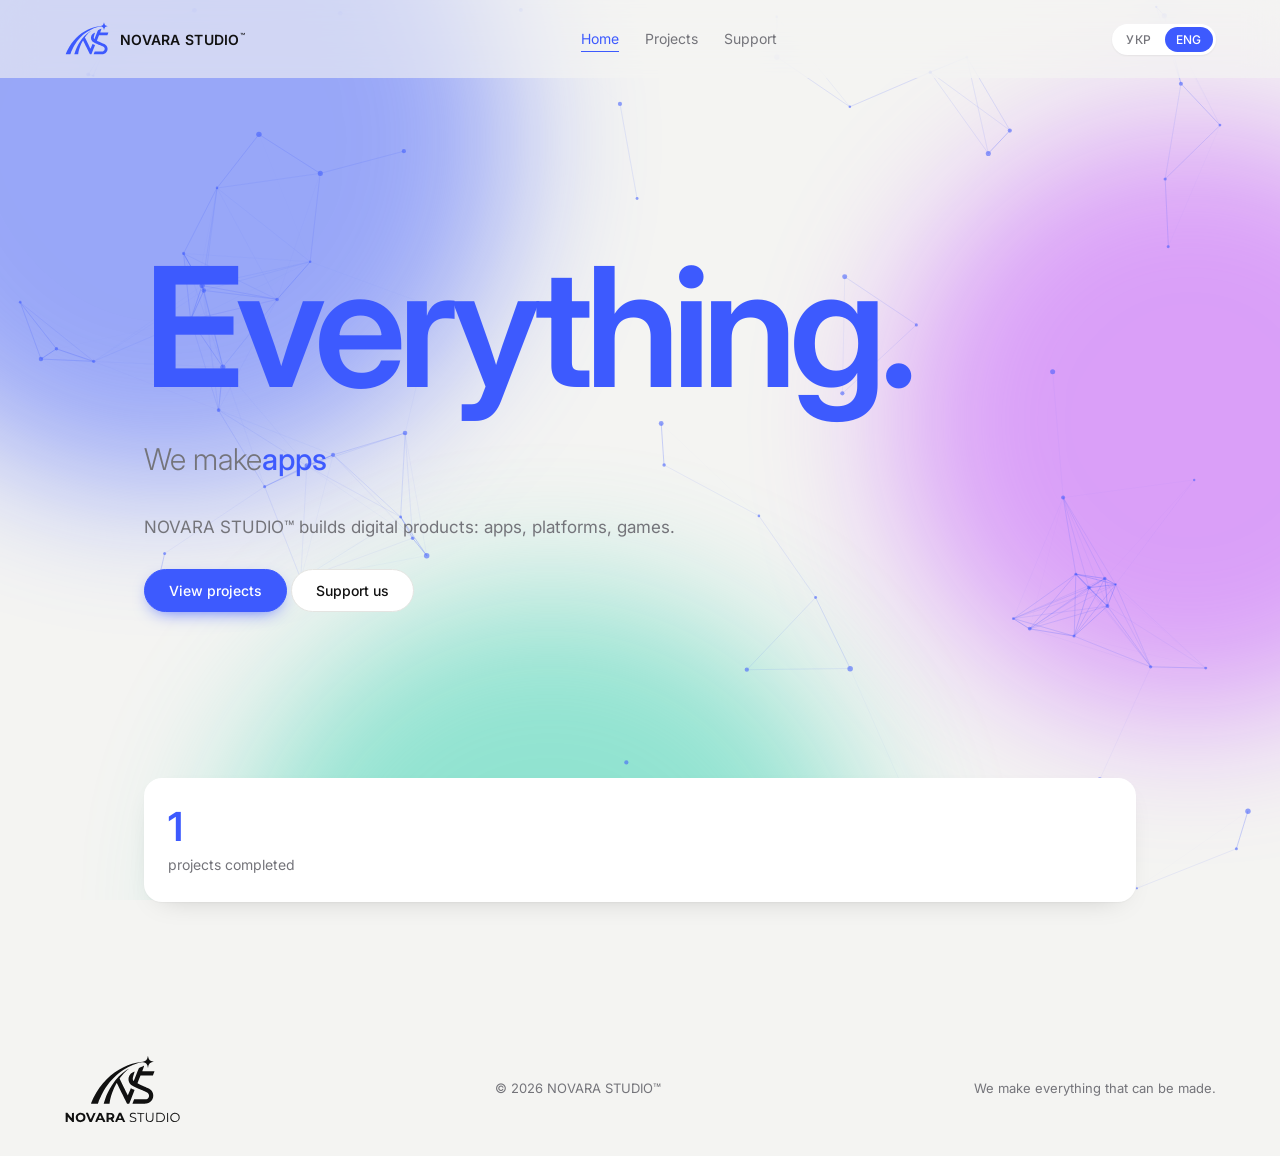
<file: index.html>
<!DOCTYPE html>
<html lang="uk">
<head>
<meta charset="utf-8">
<meta name="viewport" content="width=device-width, initial-scale=1, viewport-fit=cover">
<title>NOVARA STUDIO™</title>
<link rel="icon" href="assets/favicon.svg" type="image/svg+xml">
<link href="https://fonts.googleapis.com/css2?family=Inter:wght@300;400;500;600&display=swap" rel="stylesheet">
<link rel="stylesheet" href="css/base.css">
<link rel="stylesheet" href="css/background.css">
<link rel="stylesheet" href="css/pages/home.css">
<link rel="stylesheet" href="css/pages/projects.css">
<link rel="stylesheet" href="css/pages/support.css">
</head>
<body>
<div id="sprite" aria-hidden="true"></div>
<div class="bg" aria-hidden="true"><i></i><i></i><i></i></div>
<canvas id="bgc" class="bgc" aria-hidden="true"></canvas>
<header id="site-header"></header>
<main id="page"></main>
<footer id="site-footer"></footer>
<div class="toast" id="toast" role="status"></div>

<script src="data/config.js"></script>
<script src="js/core/i18n.js"></script>
<script src="js/core/ui.js"></script>
<script src="js/core/logo.js"></script>

<script src="i18n/uk/common.js"></script>
<script src="i18n/uk/home.js"></script>
<script src="i18n/uk/projects.js"></script>
<script src="i18n/uk/support.js"></script>
<script src="i18n/en/common.js"></script>
<script src="i18n/en/home.js"></script>
<script src="i18n/en/projects.js"></script>
<script src="i18n/en/support.js"></script>

<script src="data/projects.js"></script>
<script src="data/support.js"></script>

<script src="js/core/layout.js"></script>
<script src="js/core/router.js"></script>
<script src="js/core/background.js"></script>
<script src="js/pages/home.js"></script>
<script src="js/pages/projects.js"></script>
<script src="js/pages/support.js"></script>
<script src="js/main.js"></script>
</body>
</html>
</file>
<file: css/base.css>
:root{--bg:#fff;--surface:#fff;--soft:#F4F4F2;--ink:#111;--muted:#74747A;--line:#E4E4E1;--on:#fff;color-scheme:light;
box-sizing:border-box;padding-top:env(safe-area-inset-top,0px);padding-bottom:env(safe-area-inset-bottom,0px)}
@media (prefers-color-scheme:dark){
  :root:not([data-theme="light"]){--bg:#0C0C0D;--surface:#0C0C0D;--soft:#17171A;--ink:#F2F2F0;--muted:#8E8E95;--line:#26262A;--on:#0C0C0D;color-scheme:dark}
}
:root[data-theme="dark"]{--bg:#0C0C0D;--surface:#0C0C0D;--soft:#17171A;--ink:#F2F2F0;--muted:#8E8E95;--line:#26262A;--on:#0C0C0D;color-scheme:dark}
*{box-sizing:border-box}
html{scroll-padding-top:env(safe-area-inset-top,0px)}
body{margin:0;background:var(--bg);color:var(--ink);font:400 16px/1.65 Inter,system-ui,sans-serif}
body::before{content:"";position:fixed;inset:0 0 auto;height:env(safe-area-inset-top,0px);background:var(--bg);z-index:30}
h1{font-family:Inter,system-ui,sans-serif;font-weight:500;margin:0;line-height:1.1;letter-spacing:-.03em}
h2{font-family:Inter,system-ui,sans-serif;font-weight:500;margin:0;line-height:1.1;letter-spacing:-.03em}
h3{font-family:Inter,system-ui,sans-serif;font-weight:500;margin:0;line-height:1.1;letter-spacing:-.03em}
h4{font-family:Inter,system-ui,sans-serif;font-weight:500;margin:0;line-height:1.1;letter-spacing:-.03em}
:focus-visible{outline:2px solid var(--ink);outline-offset:3px}
header{position:sticky;top:env(safe-area-inset-top,0px);z-index:5;background:var(--bg);display:flex;align-items:center;justify-content:space-between;gap:14px;padding:22px clamp(20px,5vw,64px)}
.logo{font:600 14px Inter,sans-serif;letter-spacing:.02em;white-space:nowrap}
.logo sup{font-size:.6em;font-weight:400}
nav{display:flex;gap:26px}
nav a{font:400 14px Inter,sans-serif;background:none;color:var(--muted);border:0;padding:4px 0;cursor:pointer;border-bottom:1px solid transparent}
nav a[aria-current="page"]{color:var(--ink);border-bottom-color:var(--ink)}
main{max-width:1120px;margin:0 auto;padding:0 clamp(20px,5vw,64px) 120px}
.btn{display:inline-flex;align-items:center;gap:8px;margin:0;background:var(--ink);color:var(--on);font:500 14px Inter,sans-serif;border:1px solid var(--ink);border-radius:99px;padding:12px 24px;cursor:pointer;text-decoration:none;transition:opacity .15s}
.btn:hover{opacity:.8}
.btn.alt{background:none;color:var(--ink);border-color:var(--line)}
.btn.dl{background:var(--ink)}
h2{font-size:clamp(28px,4vw,44px);padding:90px 0 28px}
.toast{position:fixed;left:50%;bottom:calc(24px + env(safe-area-inset-bottom,0px));transform:translateX(-50%);background:var(--ink);color:var(--on);padding:10px 20px;border-radius:99px;font-size:14px;display:none;z-index:40}
.toast.on{display:block}

footer{padding:32px clamp(20px,5vw,64px);color:var(--muted);font-size:13px;display:flex;justify-content:space-between;flex-wrap:wrap;gap:10px}
:root{--acc:#3D5AFE;--acc-soft:#E8ECFF}
@media (prefers-color-scheme:dark){
  :root:not([data-theme="light"]){--acc:#8FA2FF;--acc-soft:#1B2142}
}
:root[data-theme="dark"]{--acc:#8FA2FF;--acc-soft:#1B2142}
body{background:var(--soft)}
body::before{background:var(--soft)}
header{background:var(--soft)}
.btn{background:var(--acc);border-color:var(--acc);color:#fff;box-shadow:0 6px 18px -8px var(--acc)}
.btn.dl{background:var(--acc);border-color:var(--acc);color:#fff;box-shadow:0 6px 18px -8px var(--acc)}
.btn.alt{background:var(--bg);color:var(--ink);border-color:var(--line);box-shadow:none}
nav a[aria-current="page"]{color:var(--acc);border-bottom-color:var(--acc)}
.logo{display:flex;align-items:center;gap:10px}
.mk{height:34px;width:46px;color:var(--acc)}
.ft{height:70px;width:117px;color:var(--ink)}
footer{align-items:center}
header{background:color-mix(in srgb,var(--soft) 62%,transparent);-webkit-backdrop-filter:blur(16px);backdrop-filter:blur(16px)}
body::before{background:color-mix(in srgb,var(--soft) 62%,transparent);-webkit-backdrop-filter:blur(16px);backdrop-filter:blur(16px)}

.logo{text-decoration:none;color:inherit}
nav a{text-decoration:none}
.lang{display:inline-flex;gap:2px;padding:3px;background:var(--bg);border-radius:99px;box-shadow:0 1px 2px rgba(0,0,0,.06)}
.lang button{font:500 12px Inter,sans-serif;letter-spacing:.04em;border:0;background:none;color:var(--muted);padding:5px 11px;border-radius:99px;cursor:pointer}
.lang button[aria-pressed="true"]{background:var(--acc);color:#fff}
@media (max-width:640px){header{flex-wrap:wrap;row-gap:10px}nav{order:3;width:100%;justify-content:space-between}}
</file>
<file: css/background.css>
.bg{position:fixed;inset:0;z-index:-1;overflow:hidden;pointer-events:none}
.bg i{position:absolute;display:block;border-radius:50%;filter:blur(70px);opacity:.5;will-change:transform}
.bg i:nth-child(1){width:54vmax;height:54vmax;left:-14vmax;top:-16vmax;background:var(--acc);animation:drift1 26s ease-in-out infinite alternate}
.bg i:nth-child(2){width:46vmax;height:46vmax;right:-16vmax;top:14vh;background:#C04BFF;animation:drift2 32s ease-in-out infinite alternate}
.bg i:nth-child(3){width:50vmax;height:50vmax;left:18vw;bottom:-26vmax;background:#2FD3B0;animation:drift3 38s ease-in-out infinite alternate}
@keyframes drift1{to{transform:translate(32vw,24vh) scale(1.25)}}
@keyframes drift2{to{transform:translate(-30vw,22vh) scale(.8)}}
@keyframes drift3{to{transform:translate(-26vw,-30vh) scale(1.2)}}
@media (prefers-color-scheme:dark){
  :root:not([data-theme="light"]) .bg i{opacity:.4}
}
:root[data-theme="dark"] .bg i{opacity:.4}
@media (prefers-reduced-motion:reduce){
  .bg i{animation:none}
}
.bgc{position:fixed;inset:0;width:100%;height:100%;z-index:-1;pointer-events:none}
</file>
<file: css/pages/home.css>
.hero{padding:clamp(60px,14vw,170px) 0 60px}
.hero h1{font-size:clamp(56px,13vw,170px);font-weight:300;letter-spacing:-.06em;line-height:.95}
.make{margin-top:34px;font:300 clamp(20px,3vw,30px)/1.3 Inter,sans-serif;color:var(--muted)}
.make .w{color:var(--ink)}
.lead{max-width:52ch;color:var(--muted);font-size:17px;margin:34px 0 0}
.stats{display:grid;grid-template-columns:repeat(auto-fit,minmax(200px,1fr));gap:0;margin-top:90px;border-top:1px solid var(--line)}
.stats div{padding:26px 0}
.stats b{display:block;font:300 40px Inter,sans-serif;letter-spacing:-.04em}
.stats small{color:var(--muted);font-size:14px}
.hero h1{font-weight:600;color:var(--acc);letter-spacing:-.05em}
.make .w{color:var(--acc);font-weight:500}
.stats{border:0;gap:14px}
.stats div{background:var(--bg);border-radius:18px;box-shadow:0 1px 2px rgba(0,0,0,.04),0 10px 30px -18px rgba(0,0,0,.25)}
.stats div{padding:24px}
.stats b{color:var(--acc);font-weight:600}
.hero h1{text-shadow:none}
</file>
<file: css/pages/projects.css>
.filters{display:flex;flex-wrap:wrap;gap:22px;margin-bottom:34px}
.filters button{font:400 14px Inter,sans-serif;background:none;border:0;border-bottom:1px solid transparent;color:var(--muted);padding:3px 0;cursor:pointer}
.filters button[aria-pressed="true"]{color:var(--ink);border-bottom-color:var(--ink)}
.grid{display:grid;grid-template-columns:repeat(auto-fill,minmax(300px,1fr));gap:44px 28px}
.card{cursor:pointer;background:none;border:0;padding:0;text-align:left;color:inherit;font:inherit}
.card .t{padding:14px 0 0}
.card h3{font-size:18px;margin-bottom:2px}
.card p{margin:0;color:var(--muted);font-size:14px}
.thumb{aspect-ratio:4/3;position:relative;overflow:hidden;background:var(--soft);border-radius:4px;transition:opacity .2s}
.card:hover .thumb{opacity:.7}
.thumb i{position:absolute;display:block;background:var(--ink)}
.s1 i{width:40%;aspect-ratio:1;border-radius:50%;right:14%;bottom:14%}
.s2 i{inset:22% 56% 22% 18%}
.s3 i{inset:0;background:repeating-linear-gradient(115deg,var(--ink) 0 1px,transparent 1px 16px);opacity:.5}
.s4 i{width:34%;height:34%;left:18%;top:20%;border-radius:0 100% 0 100%}
.s5 i{left:18%;right:18%;bottom:22%;height:1px}
.modal{position:fixed;inset:0;background:rgba(0,0,0,.35);display:none;align-items:flex-end;justify-content:center;z-index:20}
.modal.on{display:flex}
.sheet{background:var(--bg);width:100%;max-width:800px;border-radius:14px 14px 0 0;max-height:94%;overflow:auto;padding:0 clamp(20px,4vw,44px) calc(40px + env(safe-area-inset-bottom,0px))}
@media (min-width:900px){
  .modal{align-items:center}
  .sheet{border-radius:14px;max-height:90%}
}
.sheet .bar{position:sticky;top:0;background:var(--bg);display:flex;justify-content:space-between;align-items:center;padding:20px 0;z-index:2}
.tag{color:var(--muted);font-size:14px}
.x{font:400 14px Inter,sans-serif;background:none;color:var(--ink);border:0;cursor:pointer;padding:4px 0;text-decoration:underline;text-underline-offset:4px}
.sheet .thumb{aspect-ratio:16/7}
.sheet h3{font-size:clamp(32px,5vw,48px);margin:30px 0 12px}
.sheet p{color:var(--muted);max-width:56ch;margin:0}
.actions{display:flex;flex-wrap:wrap;gap:10px;margin:28px 0}
.facts{display:grid;grid-template-columns:repeat(auto-fit,minmax(120px,1fr));gap:0;margin:14px 0 10px;border-top:1px solid var(--line)}
.facts div{padding:16px 0}
.facts small{display:block;color:var(--muted);font-size:13px}
.facts b{font:500 16px Inter,sans-serif}
.sheet h4{font:500 14px Inter,sans-serif;color:var(--muted);margin:34px 0 10px;letter-spacing:0}
.sheet ul{margin:0;padding-left:18px}
.sheet li{margin:4px 0}
.res{border-top:1px solid var(--ink);border-bottom:1px solid var(--line);padding:22px 0;font:300 clamp(22px,3vw,30px)/1.25 Inter,sans-serif;letter-spacing:-.03em;margin-top:36px}
.chips{display:flex;flex-wrap:wrap;gap:8px}
.chips span{background:var(--soft);border-radius:99px;padding:3px 14px;font-size:13px}
.more{display:flex;gap:18px;flex-wrap:wrap}
.more button{font:400 15px Inter,sans-serif;background:none;color:var(--ink);border:0;border-bottom:1px solid var(--line);padding:2px 0;cursor:pointer}
.sheet{background:var(--soft)}
.sheet .bar{background:var(--soft)}
.filters button[aria-pressed="true"]{color:var(--acc);border-bottom-color:var(--acc)}
.card{background:var(--bg);border-radius:18px;box-shadow:0 1px 2px rgba(0,0,0,.04),0 10px 30px -18px rgba(0,0,0,.25)}
.facts div{background:var(--bg);border-radius:18px;box-shadow:0 1px 2px rgba(0,0,0,.04),0 10px 30px -18px rgba(0,0,0,.25)}
.card{overflow:hidden;transition:transform .2s,box-shadow .2s}
.card:hover{transform:translateY(-4px)}
.card .t{padding:16px 18px 20px}
.thumb{background:color-mix(in srgb,var(--a) 38%,var(--bg));border-radius:0}
.card:hover .thumb{opacity:1}
.thumb i{background:var(--b)}
.s3 i{background:repeating-linear-gradient(115deg,var(--b) 0 8px,transparent 8px 22px);opacity:.8}
.s5 i{height:34%;left:0;right:0;bottom:0}
.s1 i{opacity:.95}
.sheet .thumb{border-radius:16px}
.facts{border:0;gap:10px}
.facts div{padding:12px 16px}
.res{background:var(--acc);color:#fff;border:0;border-radius:18px;padding:22px 26px}
.chips span{background:var(--acc-soft);color:var(--acc)}
.more button{border:0;background:var(--acc-soft);color:var(--acc);padding:7px 16px;border-radius:99px}
.thumb img{position:absolute;inset:0;width:100%;height:100%;object-fit:cover}
a.card{display:block;text-decoration:none}
.more a{font:400 15px Inter,sans-serif;background:var(--acc-soft);color:var(--acc);padding:7px 16px;border-radius:99px;text-decoration:none}
</file>
<file: css/pages/support.css>
.page-support h2{padding-top:60px}
.lead-s{max-width:56ch;color:var(--muted);font-size:17px;margin:0 0 30px}
.wallets{display:grid;gap:14px}
.wallet{display:grid;grid-template-columns:170px 1fr auto;gap:8px 18px;align-items:center;background:var(--bg);border-radius:18px;padding:18px 22px;box-shadow:0 1px 2px rgba(0,0,0,.04),0 10px 30px -18px rgba(0,0,0,.25)}
.wallet b{display:block;font:500 18px Inter,sans-serif}
.wallet small{color:var(--muted);font-size:13px}
.wallet code{font:500 14px ui-monospace,Menlo,Consolas,monospace;word-break:break-all}
.cp{font:500 13px Inter,sans-serif;border:0;background:var(--acc);color:#fff;border-radius:99px;padding:8px 18px;cursor:pointer;justify-self:start}
@media (max-width:640px){.wallet{grid-template-columns:1fr}}
.note{color:var(--muted);font-size:14px;margin:14px 2px 0}
.thanks{margin-top:44px;font:300 clamp(20px,3vw,28px)/1.3 Inter,sans-serif;letter-spacing:-.02em;max-width:34ch}
</file>
